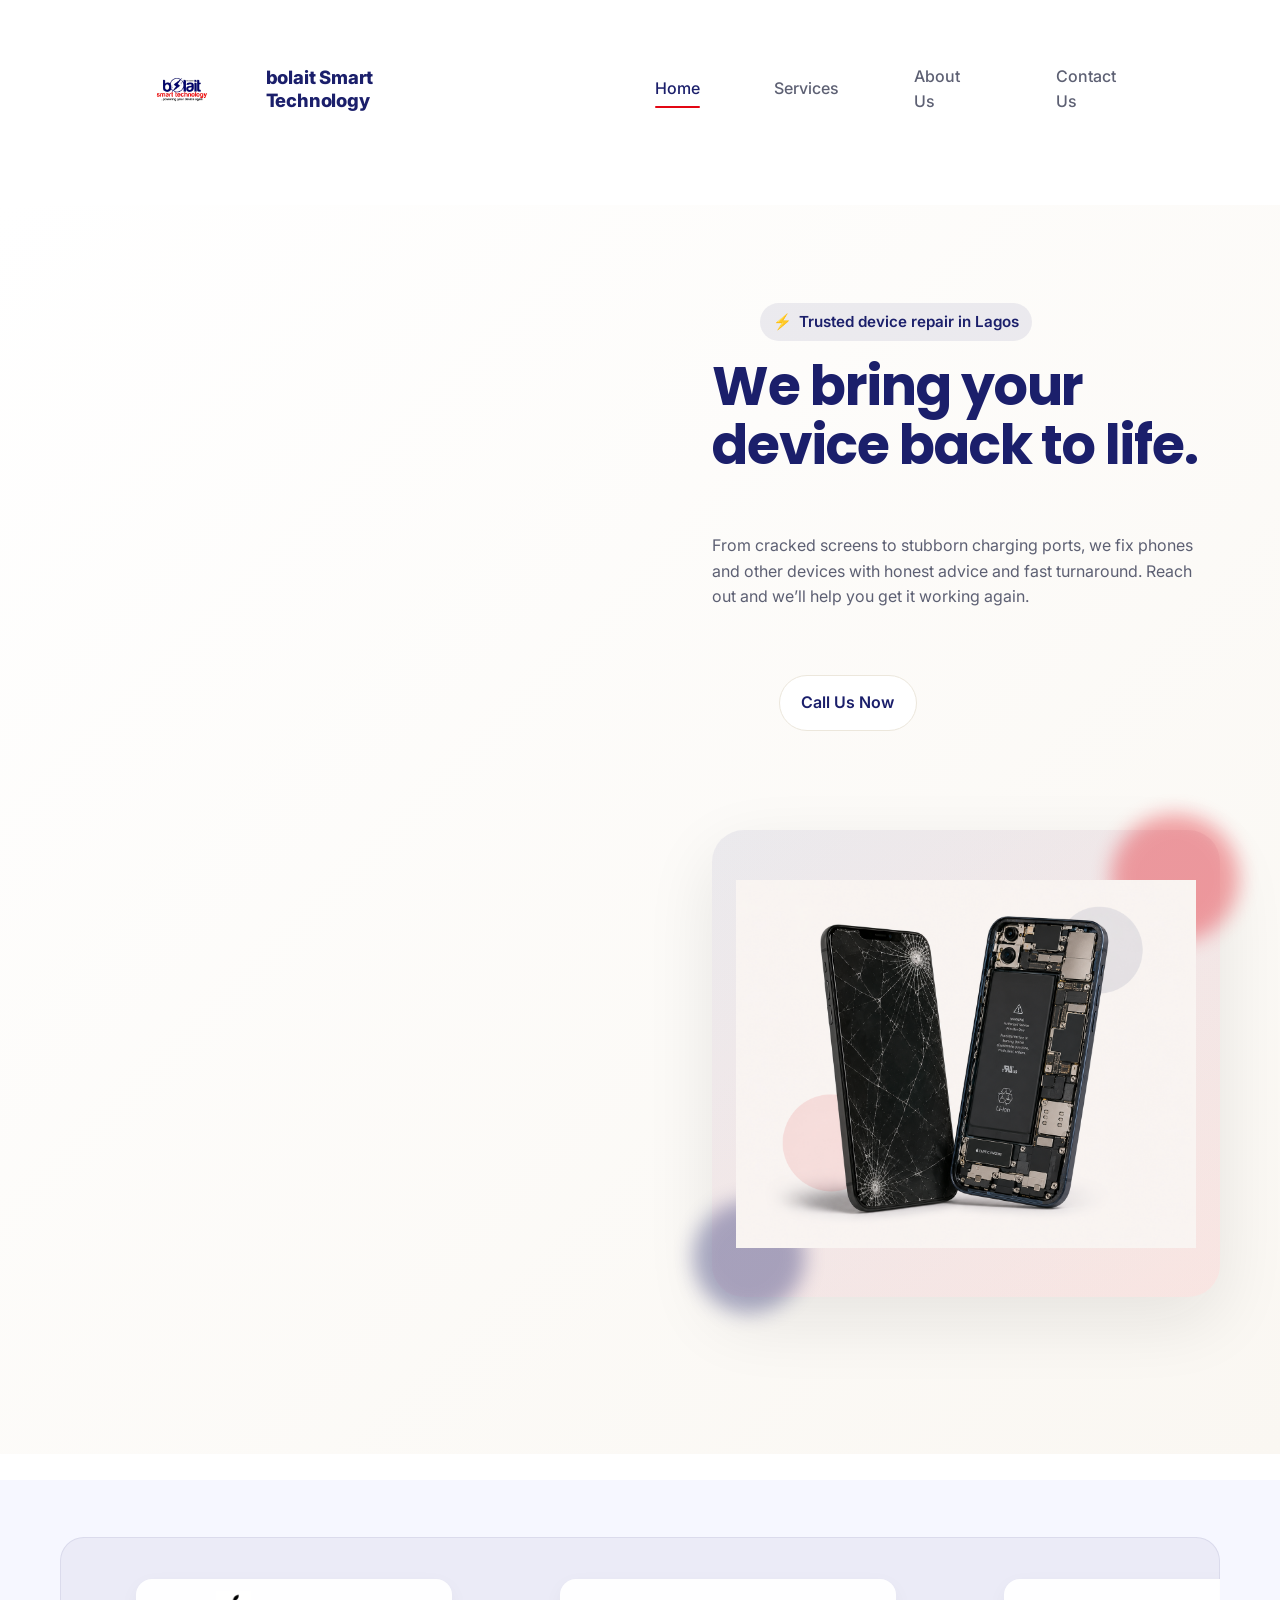
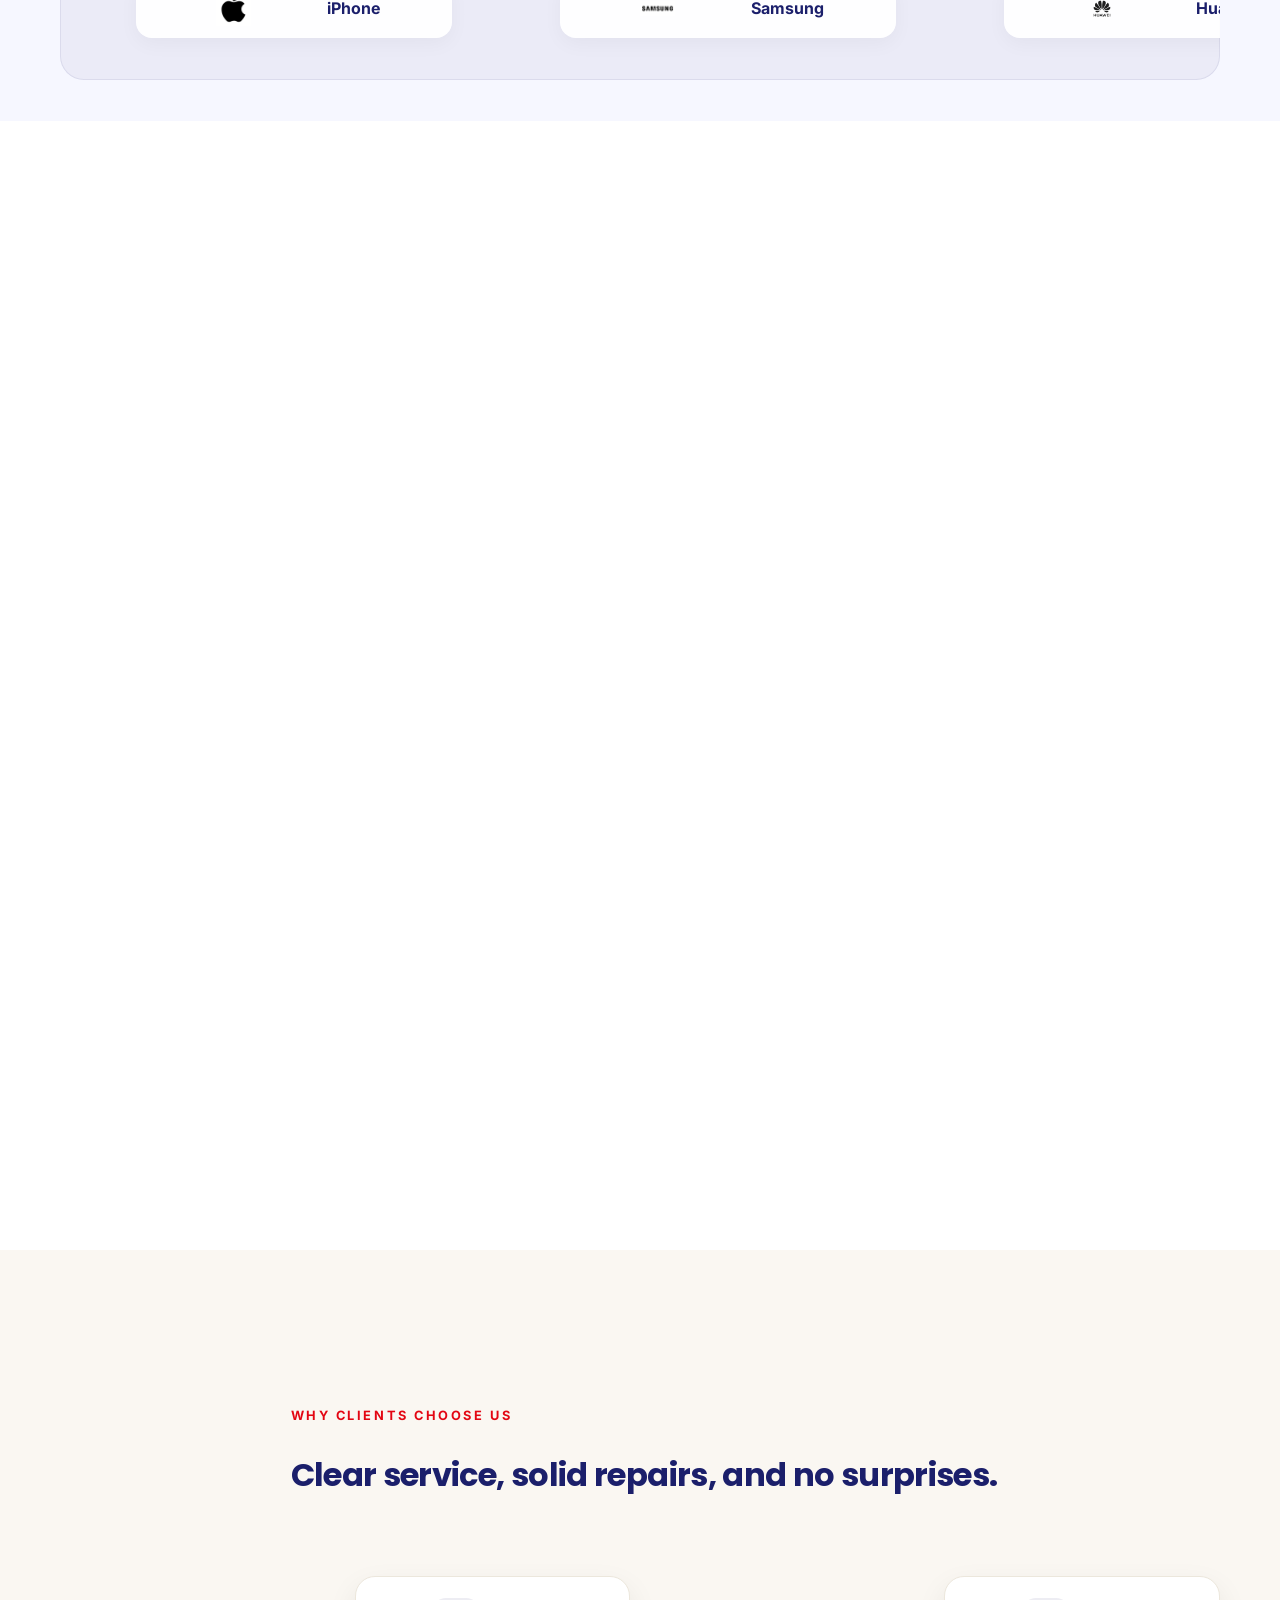
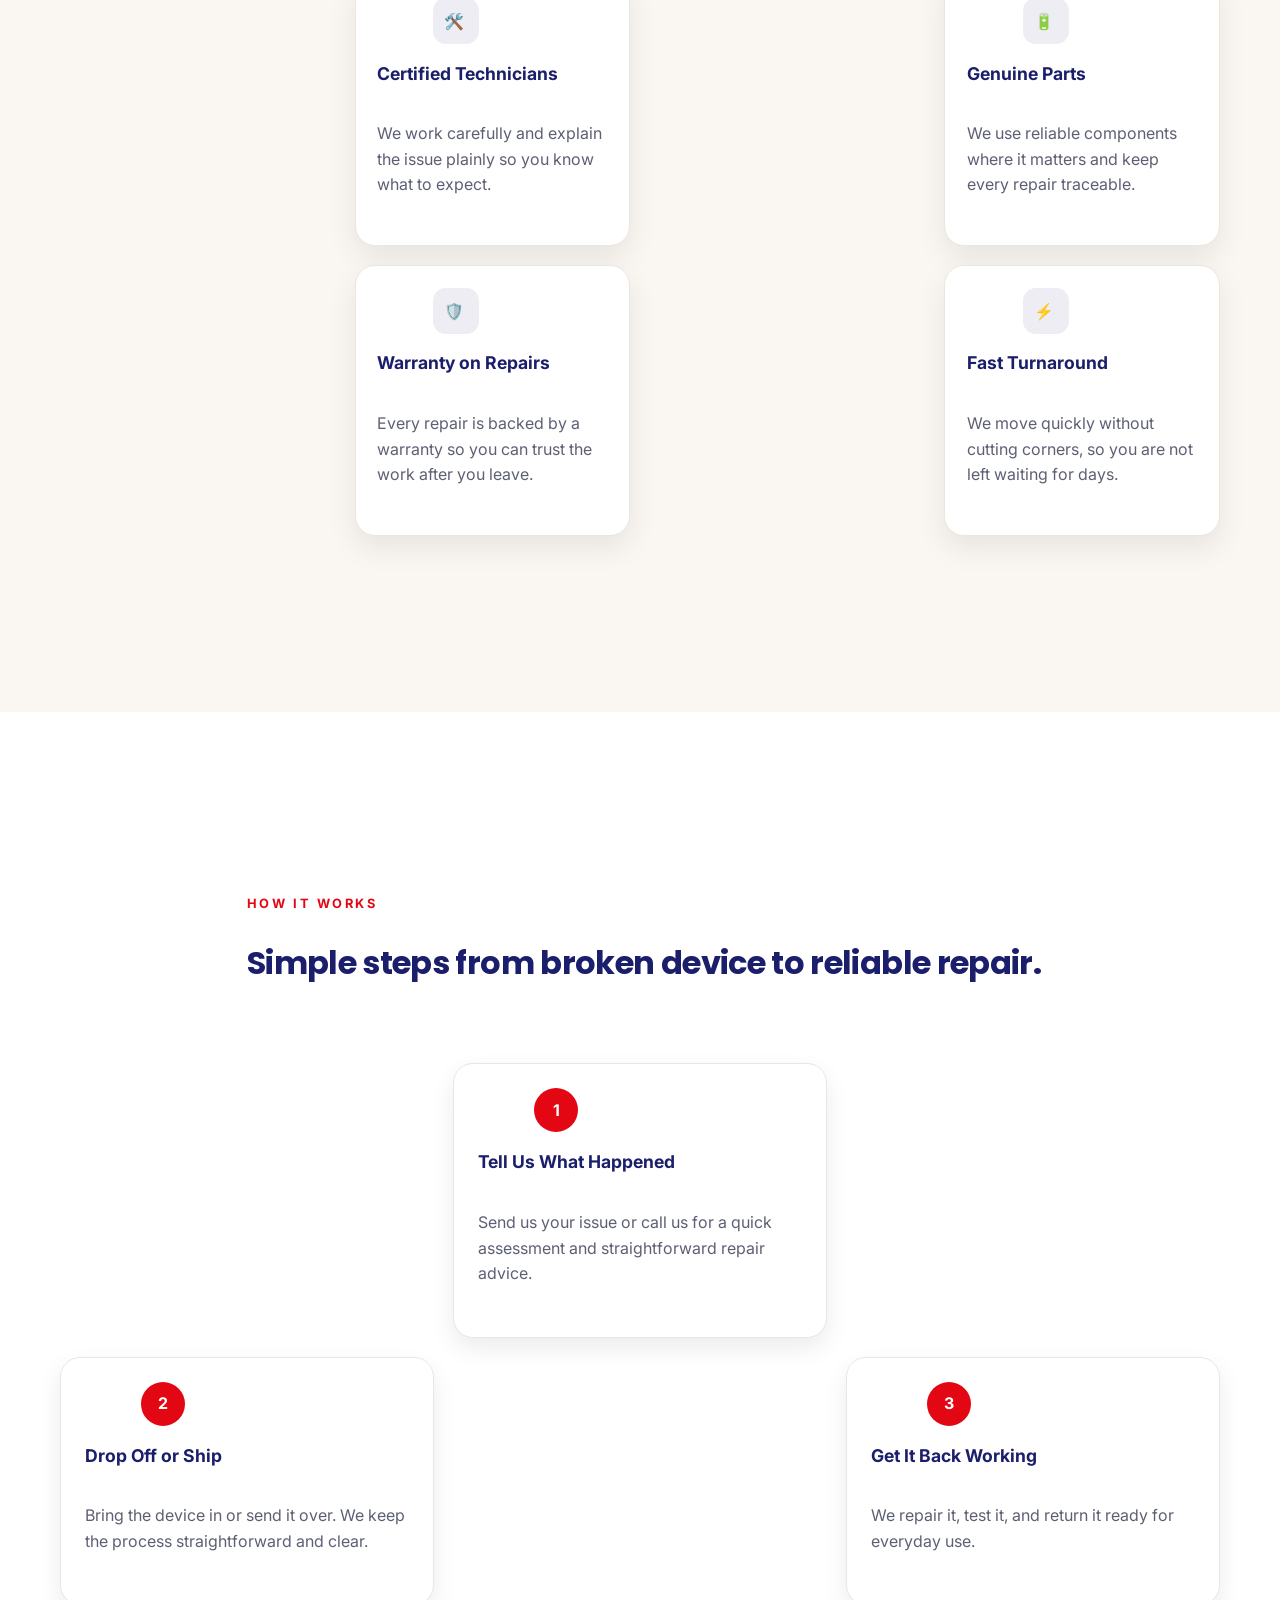
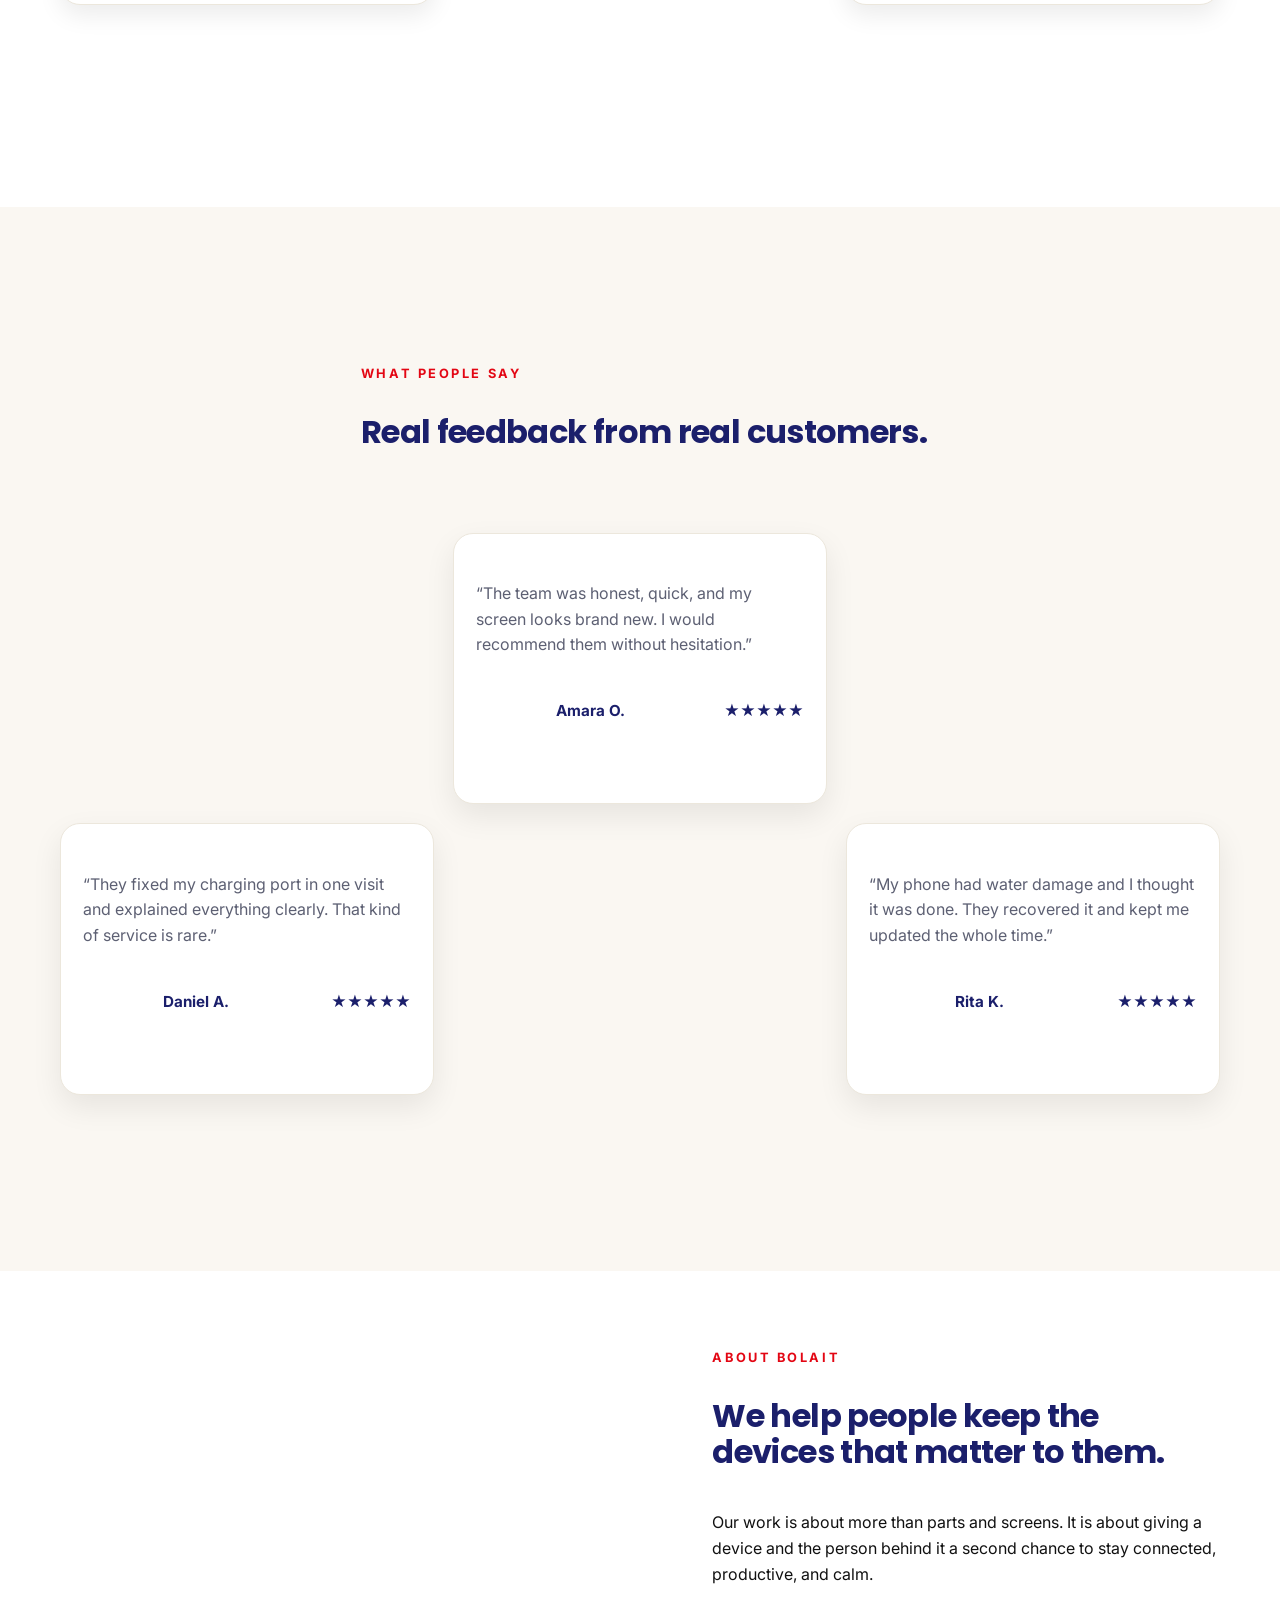
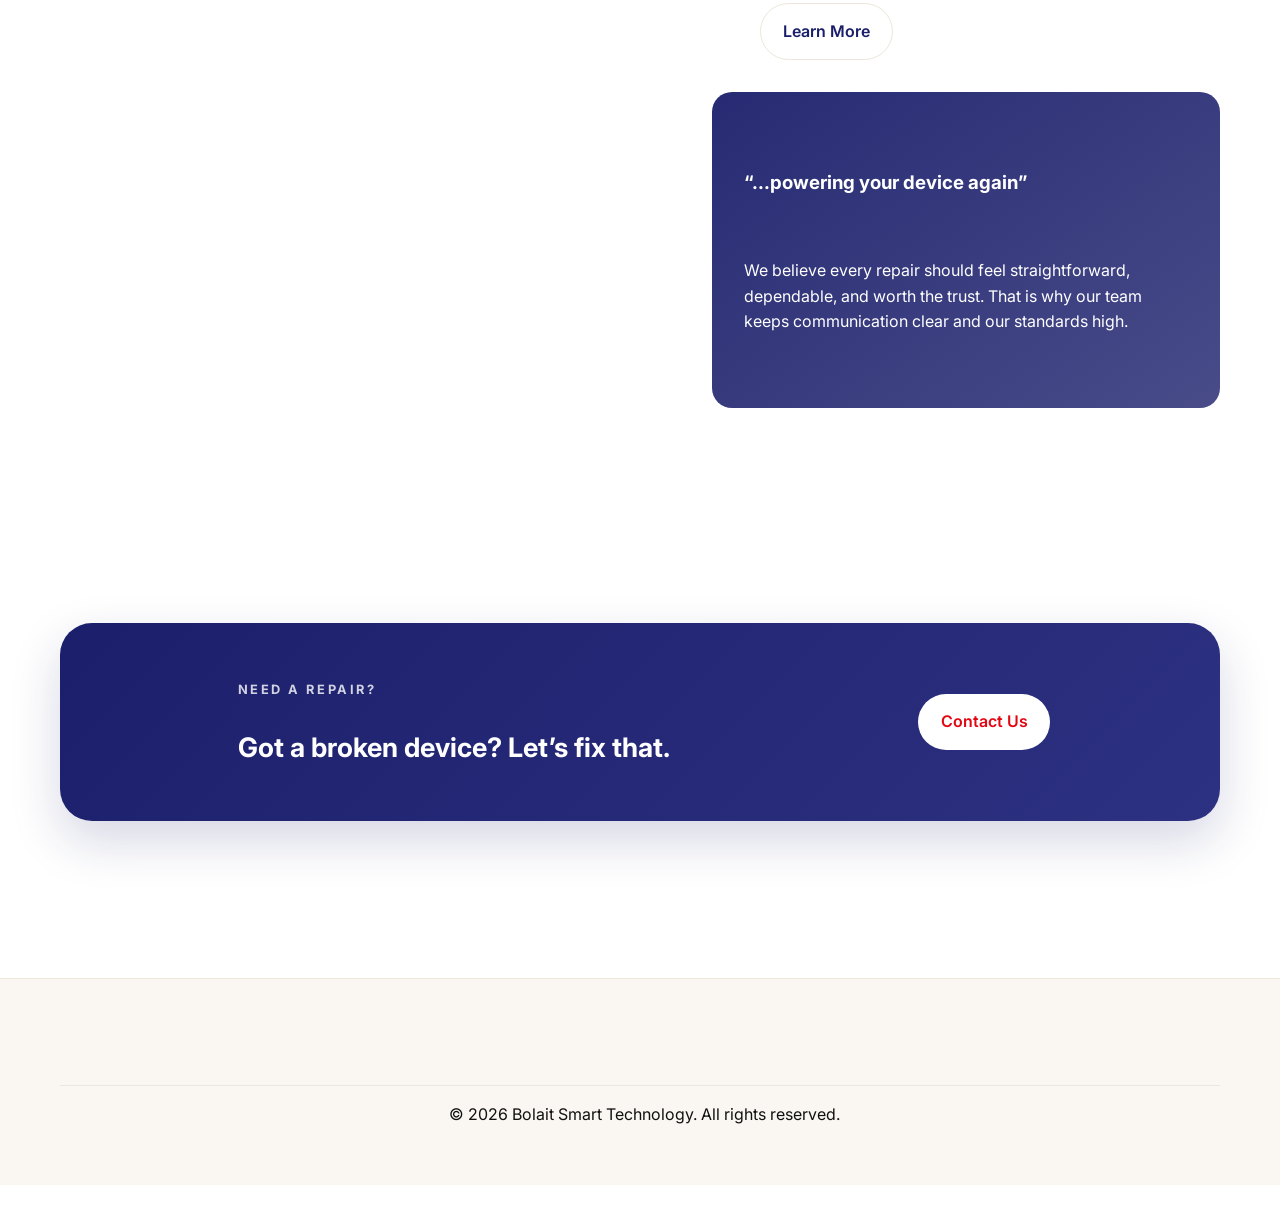
<file: index.html>
‎<!DOCTYPE html>
‎<html lang="en">
‎  <head>
‎    <meta charset="UTF-8" />
‎    <meta name="viewport" content="width=device-width, initial-scale=1.0" />
‎    <title>Bolait Smart Technology | Phone & Device Repair in Lagos</title>
‎    <meta name="description" content="Fast, honest phone and device repair in Lagos. Screen repair, battery replacement, water damage recovery, charging port fixes and more — contact us to get your device working again." />
‎    <link rel="preconnect" href="https://fonts.googleapis.com" />
‎    <link rel="preconnect" href="https://fonts.gstatic.com" crossorigin />
‎    <link href="https://fonts.googleapis.com/css2?family=Inter:wght@400;500;600&family=Poppins:wght@600;700;800&display=swap" rel="stylesheet" />
‎    <link rel="stylesheet" href="css/style.css" />
‎    <link rel="shortcut icon" href="assets/images/logo.png" type="image/png" />
‎  </head>
‎  <body>
‎    <header class="site-header" id="top">
‎      <div class="container nav-wrap">
‎        <a class="brand" href="index.html" aria-label="bolait Smart Technology home">
‎          <img src="assets/images/logo.png" alt="bolait Smart Technology logo" />
‎          <span>bolait Smart Technology</span>
‎        </a>
‎        <button class="nav-toggle" type="button" aria-expanded="false" aria-controls="site-nav" aria-label="Toggle navigation">
‎          <span></span>
‎          <span></span>
‎          <span></span>
‎        </button>
‎        <nav class="site-nav" id="site-nav" aria-label="Primary navigation">
‎          <a href="index.html" class="active">Home</a>
‎          <a href="services.html">Services</a>
‎          <a href="about.html">About Us</a>
‎          <a href="contact.html">Contact Us</a>
‎        </nav>
‎      </div>
‎    </header>
‎
‎    <main>
‎      <section class="hero">
‎        <div class="container hero-grid">
‎          <div class="hero-copy reveal">
‎            <span class="eyebrow"><span class="eyebrow-icon">⚡</span> Trusted device repair in Lagos</span>
‎            <h1>We bring your device back to life.</h1>
‎            <p>From cracked screens to stubborn charging ports, we fix phones and other devices with honest advice and fast turnaround. Reach out and we’ll help you get it working again.</p>
‎            <div class="hero-actions">
‎              <a class="btn btn-secondary" href="tel:+2348101234567">Call Us Now</a>
‎            </div>
‎            <!-- trust badges removed per request -->
‎          </div>
‎          <div class="hero-visual reveal" aria-hidden="true">
‎            <div class="visual-shell">
‎              <div class="accent-orb accent-orb-red"></div>
‎              <img src="assets/images/crackedphone2.png" alt="Illustration of a phone being repaired" loading="eager" />
‎              <div class="accent-orb accent-orb-navy"></div>
‎            </div>
‎          </div>
‎        </div>
‎      </section>
‎
‎      <section class="brand-marquee">
‎        <div class="container marquee-shell" aria-label="Trusted phone brands we repair">
‎          <div class="marquee-track">
‎            <div class="marquee-item">
‎              <img src="assets/images/apple.png" alt="Apple logo" />
‎              <span>iPhone</span>
‎            </div>
‎            <div class="marquee-item">
‎              <img src="assets/images/samsung.jpg" alt="Samsung logo" />
‎              <span>Samsung</span>
‎            </div>
‎            <div class="marquee-item">
‎              <img src="assets/images/huawei.png" alt="Huawei logo" />
‎              <span>Huawei</span>
‎            </div>
‎            <div class="marquee-item">
‎              <img src="assets/images/tecno.webp" alt="Tecno logo" />
‎              <span>Tecno</span>
‎            </div>
‎            <div class="marquee-item">
‎              <img src="assets/images/apple.png" alt="Apple logo" />
‎              <span>iPhone</span>
‎            </div>
‎            <div class="marquee-item">
‎              <img src="assets/images/samsung.jpg" alt="Samsung logo" />
‎              <span>Samsung</span>
‎            </div>
‎            <div class="marquee-item">
‎              <img src="assets/images/huawei.png" alt="Huawei logo" />
‎              <span>Huawei</span>
‎            </div>
‎            <div class="marquee-item">
‎              <img src="assets/images/tecno.webp" alt="Tecno logo" />
‎              <span>Tecno</span>
‎            </div>
‎          </div>
‎        </div>
‎      </section>
‎
‎      <section class="section" id="services-preview">
‎        <div class="container">
‎          <div class="section-heading reveal">
‎            <div>
‎              <p class="section-kicker">Popular Repairs</p>
‎              <h2>Fast fixes for the issues that stop you in your tracks.</h2>
‎            </div>
‎            <a class="text-link" href="services.html">View All Services</a>
‎          </div>
‎          <div class="card-grid">
‎            <article class="card reveal">
‎              <h3>Screen Repair</h3>
‎              <p>Cracked, shattered, or display issues? We handle screen replacement carefully and quickly.</p>
‎            </article>
‎            <article class="card reveal">
‎              <h3>Battery Replacement</h3>
‎              <p>Battery draining too fast or swelling? We replace it with dependable parts and a clean install.</p>
‎            </article>
‎            <article class="card reveal">
‎              <h3>Water Damage Repair</h3>
‎              <p>We diagnose moisture damage early, clean the device properly, and help save what matters.</p>
‎            </article>
‎            <article class="card reveal">
‎              <h3>Charging Port Repair</h3>
‎              <p>Loose or dead charging ports are common. We inspect, clean, and repair the connection with care.</p>
‎            </article>
‎          </div>
‎        </div>
‎      </section>
‎
‎      <section class="section section-alt">
‎        <div class="container">
‎          <div class="section-heading reveal">
‎            <div>
‎              <p class="section-kicker">Why Clients Choose Us</p>
‎              <h2>Clear service, solid repairs, and no surprises.</h2>
‎            </div>
‎          </div>
‎          <div class="feature-grid">
‎            <article class="feature reveal">
‎              <div class="feature-icon"><span>🛠️</span></div>
‎              <h3>Certified Technicians</h3>
‎              <p>We work carefully and explain the issue plainly so you know what to expect.</p>
‎            </article>
‎            <article class="feature reveal">
‎              <div class="feature-icon"><span>🔋</span></div>
‎              <h3>Genuine Parts</h3>
‎              <p>We use reliable components where it matters and keep every repair traceable.</p>
‎            </article>
‎            <article class="feature reveal">
‎              <div class="feature-icon"><span>🛡️</span></div>
‎              <h3>Warranty on Repairs</h3>
‎              <p>Every repair is backed by a warranty so you can trust the work after you leave.</p>
‎            </article>
‎            <article class="feature reveal">
‎              <div class="feature-icon"><span>⚡</span></div>
‎              <h3>Fast Turnaround</h3>
‎              <p>We move quickly without cutting corners, so you are not left waiting for days.</p>
‎            </article>
‎          </div>
‎        </div>
‎      </section>
‎
‎      <section class="section">
‎        <div class="container">
‎          <div class="section-heading reveal">
‎            <div>
‎              <p class="section-kicker">How It Works</p>
‎              <h2>Simple steps from broken device to reliable repair.</h2>
‎            </div>
‎          </div>
‎          <div class="steps-grid">
‎            <article class="step reveal">
‎              <div class="step-number">1</div>
‎              <h3>Tell Us What Happened</h3>
‎              <p>Send us your issue or call us for a quick assessment and straightforward repair advice.</p>
‎            </article>
‎            <article class="step reveal">
‎              <div class="step-number">2</div>
‎              <h3>Drop Off or Ship</h3>
‎              <p>Bring the device in or send it over. We keep the process straightforward and clear.</p>
‎            </article>
‎            <article class="step reveal">
‎              <div class="step-number">3</div>
‎              <h3>Get It Back Working</h3>
‎              <p>We repair it, test it, and return it ready for everyday use.</p>
‎            </article>
‎          </div>
‎        </div>
‎      </section>
‎
‎      <section class="section section-alt">
‎        <div class="container">
‎          <div class="section-heading reveal">
‎            <div>
‎              <p class="section-kicker">What People Say</p>
‎              <h2>Real feedback from real customers.</h2>
‎            </div>
‎          </div>
‎          <div class="testimonial-grid">
‎            <article class="testimonial reveal">
‎              <p>“The team was honest, quick, and my screen looks brand new. I would recommend them without hesitation.”</p>
‎              <div class="testimonial-meta">
‎                <strong>Amara O.</strong>
‎                <span>★★★★★</span>
‎              </div>
‎            </article>
‎            <article class="testimonial reveal">
‎              <p>“They fixed my charging port in one visit and explained everything clearly. That kind of service is rare.”</p>
‎              <div class="testimonial-meta">
‎                <strong>Daniel A.</strong>
‎                <span>★★★★★</span>
‎              </div>
‎            </article>
‎            <article class="testimonial reveal">
‎              <p>“My phone had water damage and I thought it was done. They recovered it and kept me updated the whole time.”</p>
‎              <div class="testimonial-meta">
‎                <strong>Rita K.</strong>
‎                <span>★★★★★</span>
‎              </div>
‎            </article>
‎          </div>
‎        </div>
‎      </section>
‎
‎      <section class="section about-preview">
‎        <div class="container about-preview-grid">
‎          <div class="reveal">
‎            <p class="section-kicker">About Bolait</p>
‎            <h2>We help people keep the devices that matter to them.</h2>
‎            <p>Our work is about more than parts and screens. It is about giving a device and the person behind it a second chance to stay connected, productive, and calm.</p>
‎            <a class="btn btn-secondary" href="about.html">Learn More</a>
‎          </div>
‎          <div class="about-preview-card reveal">
‎            <h3>“...powering your device again”</h3>
‎            <p>We believe every repair should feel straightforward, dependable, and worth the trust. That is why our team keeps communication clear and our standards high.</p>
‎          </div>
‎        </div>
‎      </section>
‎
‎      <section class="cta-banner">
‎        <div class="container cta-banner-inner">
‎          <div>
‎            <p class="section-kicker section-kicker-light">Need a repair?</p>
‎            <h2>Got a broken device? Let’s fix that.</h2>
‎          </div>
‎          <a class="btn btn-primary btn-light" href="contact.html">Contact Us</a>
‎        </div>
‎      </section>
‎    </main>
‎
‎    <footer class="site-footer">
‎      <div class="container footer-bottom">
‎        <p>© <span id="year"></span> Bolait Smart Technology. All rights reserved.</p>
‎      </div>
‎    </footer>
‎
‎    <script src="js/main.js"></script>
‎  </body>
‎</html>
‎
</file>
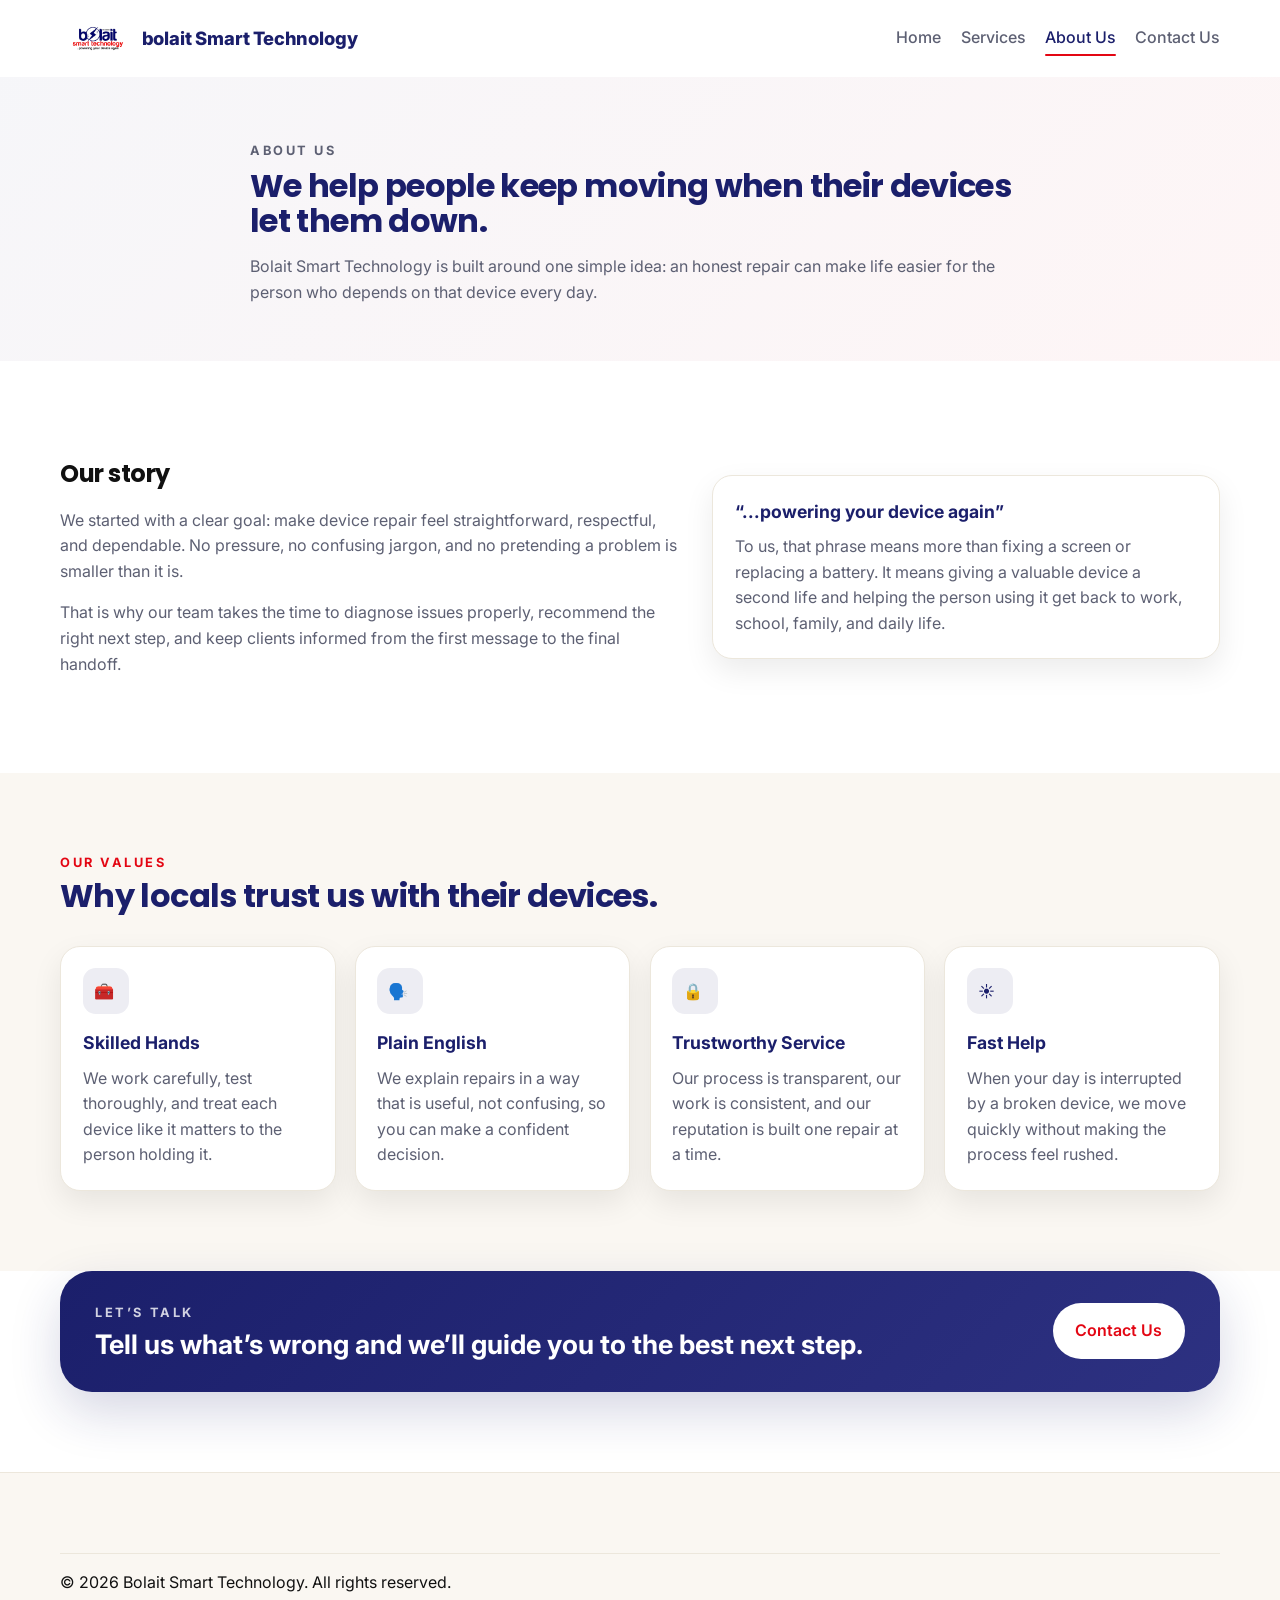
<file: about.html>
<!DOCTYPE html>
<html lang="en">
  <head>
    <meta charset="UTF-8" />
    <meta name="viewport" content="width=device-width, initial-scale=1.0" />
    <title>About Us | Bolait Smart Technology</title>
    <meta name="description" content="Learn more about Bolait Smart Technology, our approach to repair, and why we are trusted in Lagos for honest, dependable device service." />
    <link rel="preconnect" href="https://fonts.googleapis.com" />
    <link rel="preconnect" href="https://fonts.gstatic.com" crossorigin />
    <link href="https://fonts.googleapis.com/css2?family=Inter:wght@400;500;600&family=Poppins:wght@600;700;800&display=swap" rel="stylesheet" />
    <link rel="stylesheet" href="css/style.css" />
    <link rel="shortcut icon" href="assets/images/logo.png" type="image/png" />
  </head>
  <body>
    <header class="site-header" id="top">
      <div class="container nav-wrap">
        <a class="brand" href="index.html" aria-label="bolait Smart Technology home">
          <img src="assets/images/logo.png" alt="bolait Smart Technology logo" />
          <span>bolait Smart Technology</span>
        </a>
        <button class="nav-toggle" type="button" aria-expanded="false" aria-controls="site-nav" aria-label="Toggle navigation">
          <span></span>
          <span></span>
          <span></span>
        </button>
        <nav class="site-nav" id="site-nav" aria-label="Primary navigation">
          <a href="index.html">Home</a>
          <a href="services.html">Services</a>
          <a href="about.html" class="active">About Us</a>
          <a href="contact.html">Contact Us</a>
        </nav>
      </div>
    </header>

    <main>
      <section class="page-banner">
        <div class="container page-banner-inner reveal">
          <p class="section-kicker">About Us</p>
          <h1>We help people keep moving when their devices let them down.</h1>
          <p>Bolait Smart Technology is built around one simple idea: an honest repair can make life easier for the person who depends on that device every day.</p>
        </div>
      </section>

      <section class="section">
        <div class="container about-story-grid">
          <div class="reveal">
            <h2>Our story</h2>
            <p>We started with a clear goal: make device repair feel straightforward, respectful, and dependable. No pressure, no confusing jargon, and no pretending a problem is smaller than it is.</p>
            <p>That is why our team takes the time to diagnose issues properly, recommend the right next step, and keep clients informed from the first message to the final handoff.</p>
          </div>
          <div class="about-card reveal">
            <h3>“...powering your device again”</h3>
            <p>To us, that phrase means more than fixing a screen or replacing a battery. It means giving a valuable device a second life and helping the person using it get back to work, school, family, and daily life.</p>
          </div>
        </div>
      </section>

      <section class="section section-alt">
        <div class="container">
          <div class="section-heading reveal">
            <div>
              <p class="section-kicker">Our Values</p>
              <h2>Why locals trust us with their devices.</h2>
            </div>
          </div>
          <div class="feature-grid">
            <article class="feature reveal">
              <div class="feature-icon"><span>🧰</span></div>
              <h3>Skilled Hands</h3>
              <p>We work carefully, test thoroughly, and treat each device like it matters to the person holding it.</p>
            </article>
            <article class="feature reveal">
              <div class="feature-icon"><span>🗣️</span></div>
              <h3>Plain English</h3>
              <p>We explain repairs in a way that is useful, not confusing, so you can make a confident decision.</p>
            </article>
            <article class="feature reveal">
              <div class="feature-icon"><span>🔒</span></div>
              <h3>Trustworthy Service</h3>
              <p>Our process is transparent, our work is consistent, and our reputation is built one repair at a time.</p>
            </article>
            <article class="feature reveal">
              <div class="feature-icon"><span>☀️</span></div>
              <h3>Fast Help</h3>
              <p>When your day is interrupted by a broken device, we move quickly without making the process feel rushed.</p>
            </article>
          </div>
        </div>
      </section>

      <section class="cta-banner">
        <div class="container cta-banner-inner">
          <div>
            <p class="section-kicker section-kicker-light">Let’s talk</p>
            <h2>Tell us what’s wrong and we’ll guide you to the best next step.</h2>
          </div>
          <a class="btn btn-primary btn-light" href="contact.html">Contact Us</a>
        </div>
      </section>
    </main>

    <footer class="site-footer">
      <div class="container footer-bottom">
        <p>© <span id="year"></span> Bolait Smart Technology. All rights reserved.</p>
      </div>
    </footer>

    <script src="js/main.js"></script>
  </body>
</html>
</file>
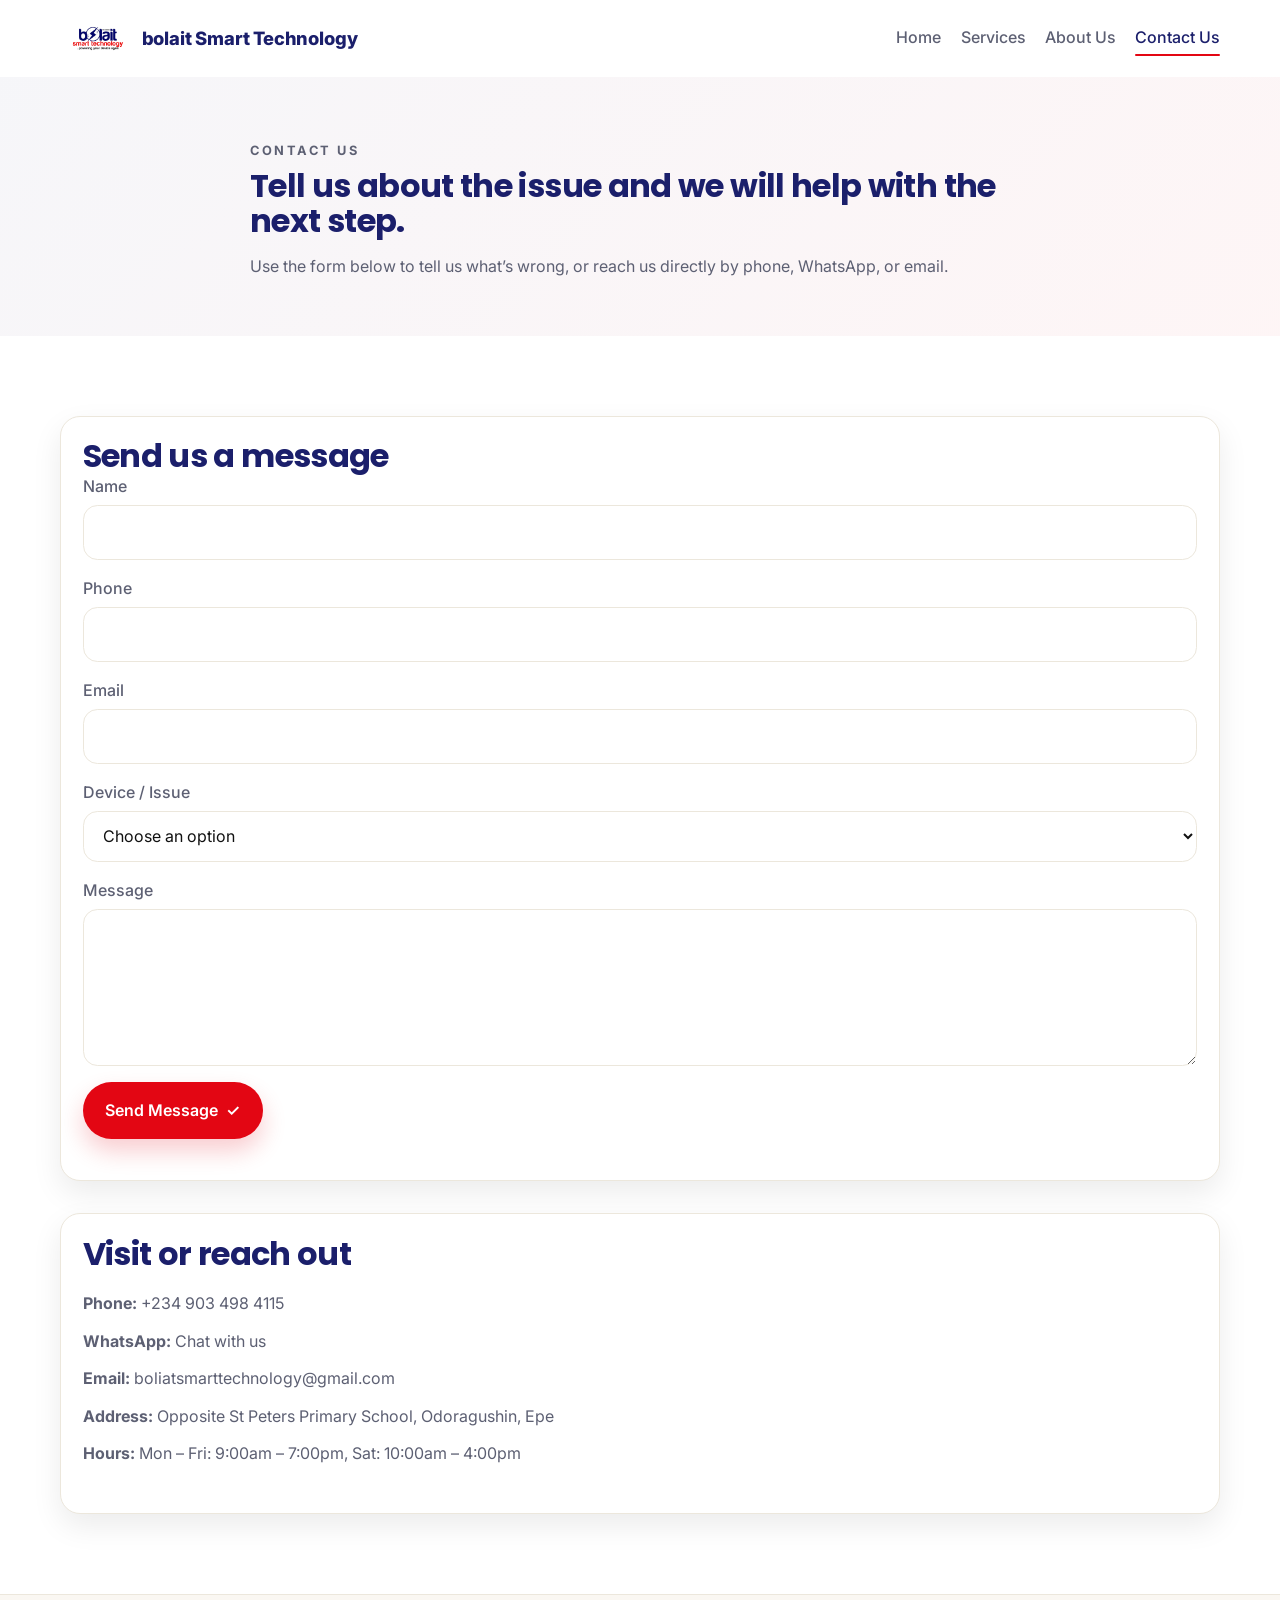
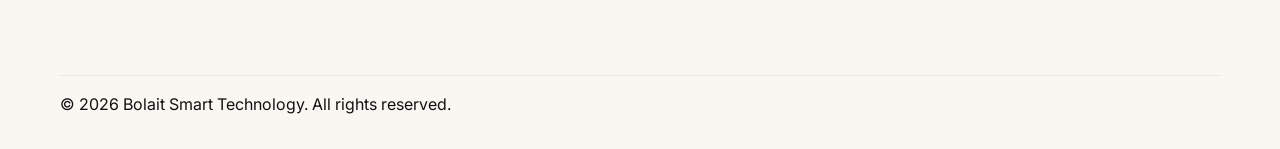
<file: contact.html>
<!DOCTYPE html>
<html lang="en">
  <head>
    <meta charset="UTF-8" />
    <meta name="viewport" content="width=device-width, initial-scale=1.0" />
    <title>Contact Us | Bolait Smart Technology</title>
    <meta name="description" content="Get in touch with Bolait Smart Technology for device repair in Lagos." />
    <link rel="preconnect" href="https://fonts.googleapis.com" />
    <link rel="preconnect" href="https://fonts.gstatic.com" crossorigin />
    <link href="https://fonts.googleapis.com/css2?family=Inter:wght@400;500;600&family=Poppins:wght@600;700;800&display=swap" rel="stylesheet" />
    <link rel="stylesheet" href="css/style.css" />
    <link rel="shortcut icon" href="assets/images/logo.png" type="image/png" />
  </head>
  <body>
    <header class="site-header" id="top">
      <div class="container nav-wrap">
        <a class="brand" href="index.html" aria-label="bolait Smart Technology home">
          <img src="assets/images/logo.png" alt="bolait Smart Technology logo" />
          <span>bolait Smart Technology</span>
        </a>
        <button class="nav-toggle" type="button" aria-expanded="false" aria-controls="site-nav" aria-label="Toggle navigation">
          <span></span>
          <span></span>
          <span></span>
        </button>
        <nav class="site-nav" id="site-nav" aria-label="Primary navigation">
          <a href="index.html">Home</a>
          <a href="services.html">Services</a>
          <a href="about.html">About Us</a>
          <a href="contact.html" class="active">Contact Us</a>
        </nav>
      </div>
    </header>

    <main>
      <section class="page-banner">
        <div class="container page-banner-inner reveal">
          <p class="section-kicker">Contact Us</p>
          <h1>Tell us about the issue and we will help with the next step.</h1>
          <p>Use the form below to tell us what’s wrong, or reach us directly by phone, WhatsApp, or email.</p>
        </div>
      </section>

      <section class="section">
        <div class="container contact-grid">
          <div class="contact-card reveal">
            <h2>Send us a message</h2>
            <form id="contactForm" action="https://formsubmit.co/samolaitana@gmail.com" method="POST">
              <input type="hidden" name="_subject" value="New website enquiry - Bolait Smart Technology" />
              <input type="hidden" name="_template" value="table" />
              <input type="hidden" name="_captcha" value="false" />
              <div class="form-row">
                <label for="name">Name</label>
                <input id="name" name="name" type="text" required />
              </div>
              <div class="form-row">
                <label for="phone">Phone</label>
                <input id="phone" name="phone" type="tel" required />
              </div>
              <div class="form-row">
                <label for="email">Email</label>
                <input id="email" name="email" type="email" autocomplete="email" required />
              </div>
              <div class="form-row">
                <label for="device">Device / Issue</label>
                <select id="device" name="device" required>
                  <option value="">Choose an option</option>
                  <option>Screen Repair</option>
                  <option>Battery Replacement</option>
                  <option>Water Damage Repair</option>
                  <option>Charging Port Repair</option>
                  <option>Camera Repair</option>
                  <option>Data Recovery / Software Issue</option>
                  <option>Other</option>
                </select>
              </div>
              <div class="form-row">
                <label for="message">Message</label>
                <textarea id="message" name="message" rows="5" required></textarea>
              </div>
              <button class="btn btn-primary submit-button" type="submit">
                <span class="submit-label">Send Message</span>
                <span class="submit-check" aria-hidden="true">✓</span>
              </button>
              <p class="form-status" id="formStatus" role="status" aria-live="polite"></p>
            </form>
          </div>
          <div class="contact-details reveal">
            <h2>Visit or reach out</h2>
            <ul class="detail-list">
              <li><strong>Phone:</strong> <a href="tel:+2349034984115">+234 903 498 4115</a></li>
              <li><strong>WhatsApp:</strong> <a href="https://wa.me/2349034984115" target="_blank" rel="noreferrer">Chat with us</a></li>
              <li><strong>Email:</strong> <a href="mailto:boliatsmarttechnology@gmail.com">boliatsmarttechnology@gmail.com</a></li>
              <li><strong>Address:</strong> Opposite St Peters Primary School, Odoragushin, Epe</li>
              <li><strong>Hours:</strong> Mon – Fri: 9:00am – 7:00pm, Sat: 10:00am – 4:00pm</li>
            </ul>
          </div>
        </div>
      </section>
    </main>

    <footer class="site-footer">
      <div class="container footer-bottom">
        <p>© <span id="year"></span> Bolait Smart Technology. All rights reserved.</p>
      </div>
    </footer>

    <script src="js/main.js"></script>
  </body>
</html>
</file>
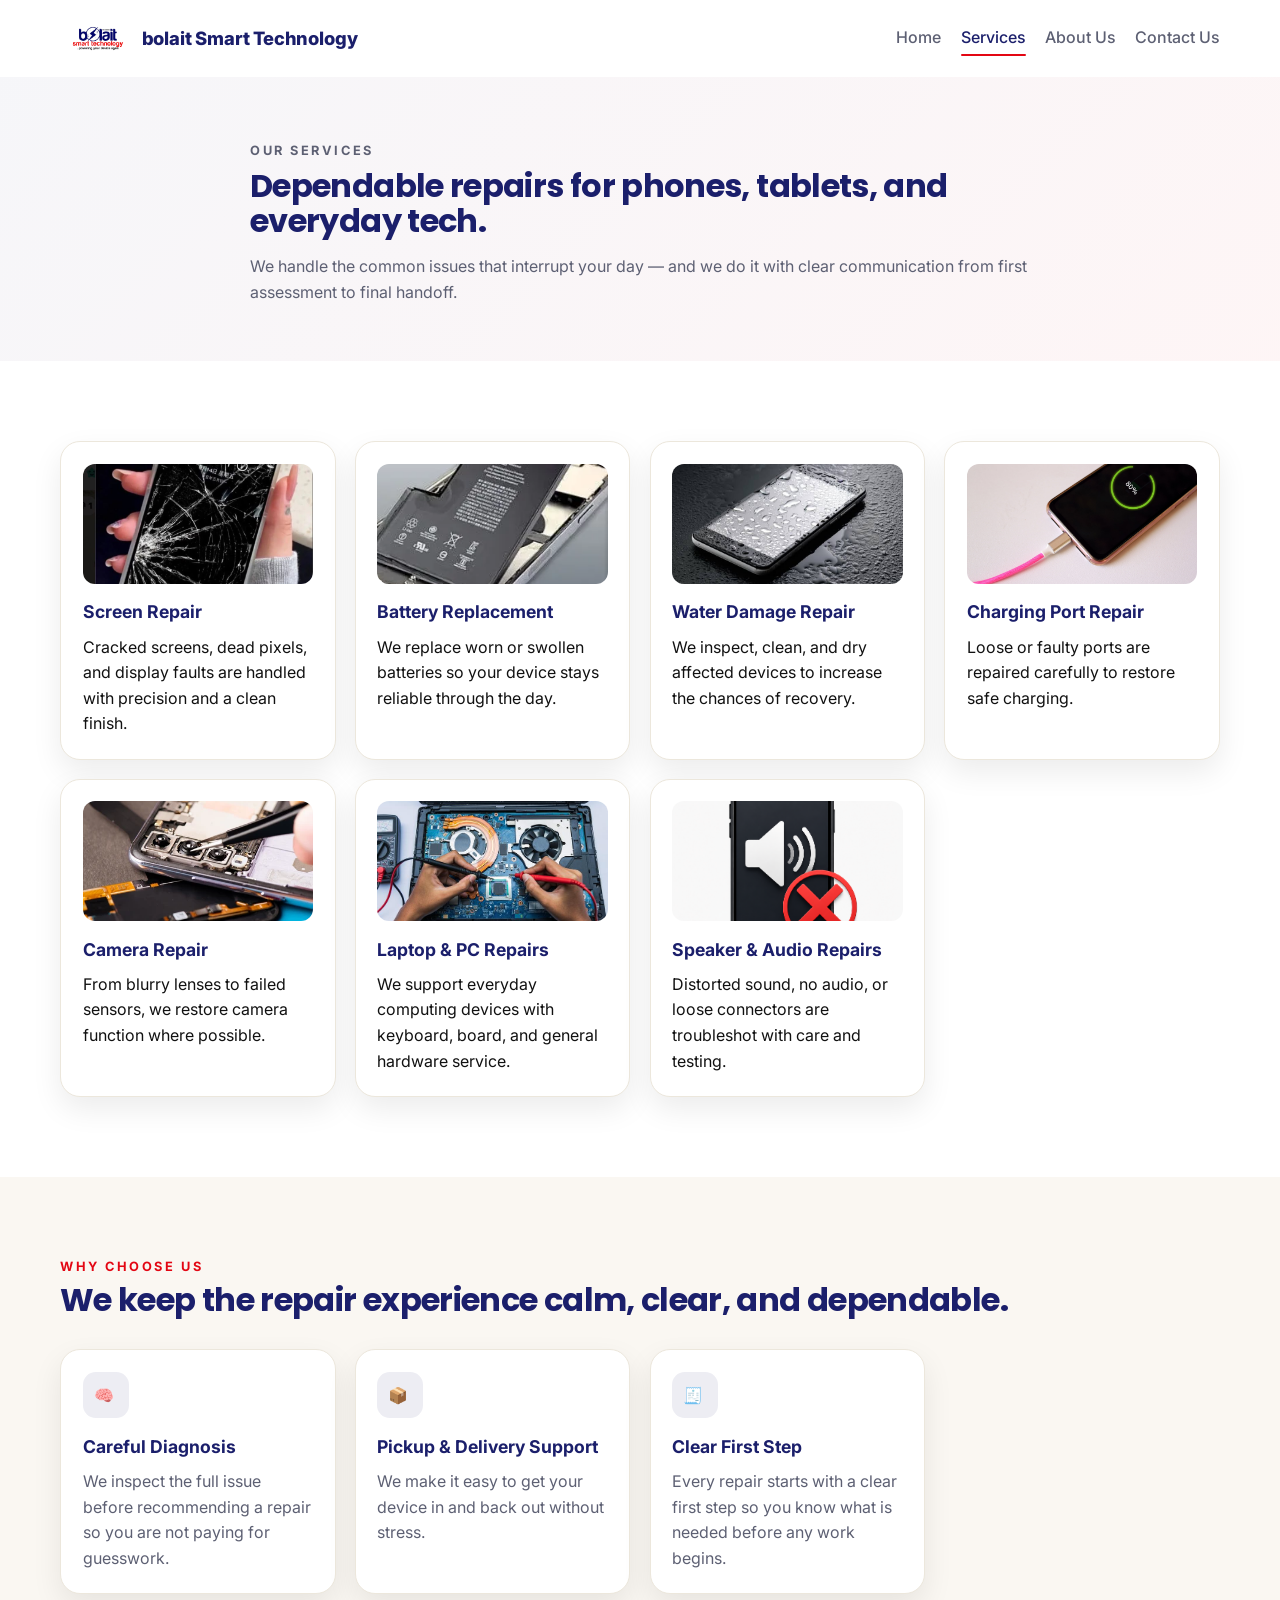
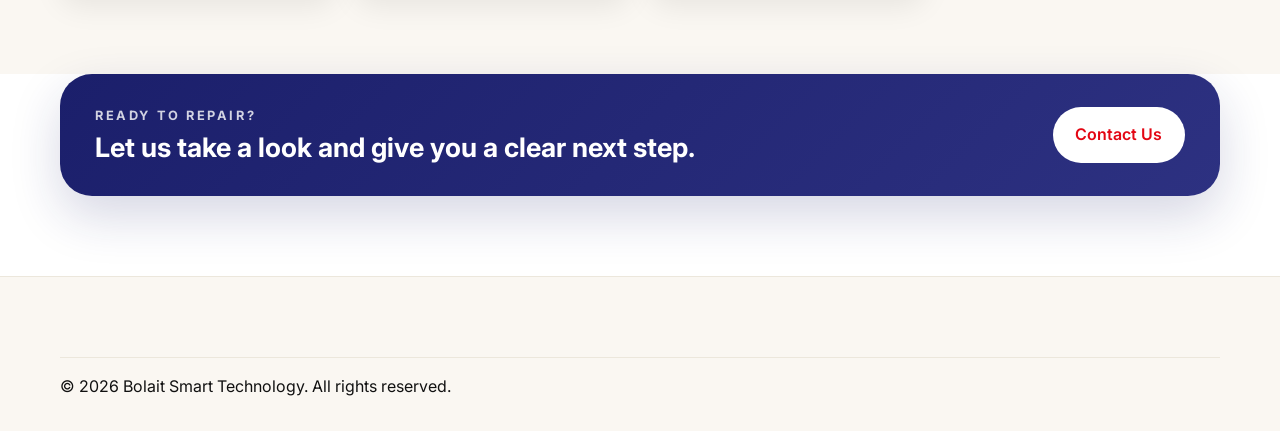
<file: services.html>
<!DOCTYPE html>
<html lang="en">
  <head>
    <meta charset="UTF-8" />
    <meta name="viewport" content="width=device-width, initial-scale=1.0" />
    <title>Services | Bolait Smart Technology</title>
    <meta name="description" content="Explore repair services for phones, tablets, laptops, and more at Bolait Smart Technology." />
    <link rel="preconnect" href="https://fonts.googleapis.com" />
    <link rel="preconnect" href="https://fonts.gstatic.com" crossorigin />
    <link href="https://fonts.googleapis.com/css2?family=Inter:wght@400;500;600&family=Poppins:wght@600;700;800&display=swap" rel="stylesheet" />
    <link rel="stylesheet" href="css/style.css" />
    <link rel="shortcut icon" href="assets/images/logo.png" type="image/png" />
  </head>
  <body>
    <header class="site-header" id="top">
      <div class="container nav-wrap">
        <a class="brand" href="index.html" aria-label="bolait Smart Technology home">
          <img src="assets/images/logo.png" alt="bolait Smart Technology logo" />
          <span>bolait Smart Technology</span>
        </a>
        <button class="nav-toggle" type="button" aria-expanded="false" aria-controls="site-nav" aria-label="Toggle navigation">
          <span></span>
          <span></span>
          <span></span>
        </button>
        <nav class="site-nav" id="site-nav" aria-label="Primary navigation">
          <a href="index.html">Home</a>
          <a href="services.html" class="active">Services</a>
          <a href="about.html">About Us</a>
          <a href="contact.html">Contact Us</a>
        </nav>
      </div>
    </header>

    <main>
      <section class="page-banner">
        <div class="container page-banner-inner reveal">
          <p class="section-kicker">Our Services</p>
          <h1>Dependable repairs for phones, tablets, and everyday tech.</h1>
          <p>We handle the common issues that interrupt your day — and we do it with clear communication from first assessment to final handoff.</p>
        </div>
      </section>

      <section class="section">
        <div class="container">
          <div class="card-grid">
            <article class="card reveal">
              <img class="card-media" src="assets/images/damaged-phone-screen.jpg" alt="Cracked phone screen" loading="lazy" />
              <h3>Screen Repair</h3>
              <p>Cracked screens, dead pixels, and display faults are handled with precision and a clean finish.</p>
            </article>
            <article class="card reveal">
              <img class="card-media" src="assets/images/battery%20replacement.webp" alt="Battery replacement service" loading="lazy" />
              <h3>Battery Replacement</h3>
              <p>We replace worn or swollen batteries so your device stays reliable through the day.</p>
            </article>
            <article class="card reveal">
              <img class="card-media" src="assets/images/phonewater.jpg" alt="Water damaged phone" loading="lazy" />
              <h3>Water Damage Repair</h3>
              <p>We inspect, clean, and dry affected devices to increase the chances of recovery.</p>
            </article>
            <article class="card reveal">
              <img class="card-media" src="assets/images/chargingport%20repair.jpg" alt="Charging port repair" loading="lazy" />
              <h3>Charging Port Repair</h3>
              <p>Loose or faulty ports are repaired carefully to restore safe charging.</p>
            </article>
            <article class="card reveal">
              <img class="card-media" src="assets/images/phone%20-camera.webp" alt="Phone camera repair" loading="lazy" />
              <h3>Camera Repair</h3>
              <p>From blurry lenses to failed sensors, we restore camera function where possible.</p>
            </article>
          
            <article class="card reveal">
              <img class="card-media" src="assets/images/laptop%20repair.jpg" alt="Laptop repair" loading="lazy" />
              <h3>Laptop & PC Repairs</h3>
              <p>We support everyday computing devices with keyboard, board, and general hardware service.</p>
            </article>
            <article class="card reveal">
              <img class="card-media" src="assets/images/speaker-problem.png" alt="Speaker and audio repair" loading="lazy" />
              <h3>Speaker & Audio Repairs</h3>
              <p>Distorted sound, no audio, or loose connectors are troubleshot with care and testing.</p>
            </article>
          </div>
        </div>
      </section>

      <section class="section section-alt">
        <div class="container">
          <div class="section-heading reveal">
            <div>
              <p class="section-kicker">Why Choose Us</p>
              <h2>We keep the repair experience calm, clear, and dependable.</h2>
            </div>
          </div>
          <div class="feature-grid">
            <article class="feature reveal">
              <div class="feature-icon"><span>🧠</span></div>
              <h3>Careful Diagnosis</h3>
              <p>We inspect the full issue before recommending a repair so you are not paying for guesswork.</p>
            </article>
            
            <article class="feature reveal">
              <div class="feature-icon"><span>📦</span></div>
              <h3>Pickup & Delivery Support</h3>
              <p>We make it easy to get your device in and back out without stress.</p>
            </article>
            <article class="feature reveal">
              <div class="feature-icon"><span>🧾</span></div>
              <h3>Clear First Step</h3>
              <p>Every repair starts with a clear first step so you know what is needed before any work begins.</p>
            </article>
          </div>
        </div>
      </section>

      <section class="cta-banner">
        <div class="container cta-banner-inner">
          <div>
            <p class="section-kicker section-kicker-light">Ready to repair?</p>
            <h2>Let us take a look and give you a clear next step.</h2>
          </div>
          <a class="btn btn-primary btn-light" href="contact.html">Contact Us</a>
        </div>
      </section>
    </main>

    <footer class="site-footer">
      <div class="container footer-bottom">
        <p>© <span id="year"></span> Bolait Smart Technology. All rights reserved.</p>
      </div>
    </footer>

    <script src="js/main.js"></script>
  </body>
</html>
</file>
<file: css/style.css>
:root {
  --color-navy: #1b1f6b;
  --color-red: #e30613;
  --color-black: #111111;
  --color-white: #ffffff;
  --color-cream: #faf7f2;
  --color-text-muted: #5d6073;
  --color-border: #ece7dc;
  --color-shadow: rgba(17, 17, 17, 0.08);
  --font-heading: "Poppins", sans-serif;
  --font-body: "Inter", sans-serif;
  --radius-lg: 1rem;
  --radius-xl: 1.25rem;
  --container: 1160px;
  --transition: 220ms ease-out;
}

/* =========================
   RESET AND GLOBAL STYLES
========================= */

*,
*::before,
*::after {
  box-sizing: border-box;
}

html {
  scroll-behavior: smooth;
  scroll-padding-top: 90px;
  overflow-x: clip;
  -webkit-text-size-adjust: 100%;
}

body {
  margin: 0;
  width: 100%;
  min-width: 320px;
  overflow-x: clip;
  font-family: var(--font-body);
  color: var(--color-black);
  background: var(--color-white);
  line-height: 1.6;
  -webkit-font-smoothing: antialiased;
}

img,
svg,
video,
iframe {
  display: block;
  max-width: 100%;
}

img {
  height: auto;
}

a {
  color: inherit;
  text-decoration: none;
}

button,
input,
select,
textarea {
  font: inherit;
}

button,
a {
  -webkit-tap-highlight-color: transparent;
}

button {
  color: inherit;
}

h1,
h2,
h3,
h4,
p {
  overflow-wrap: break-word;
}

.container {
  width: min(100% - 2rem, var(--container));
  margin-inline: auto;
}

main,
section,
.container,
.hero-grid,
.about-preview-grid,
.contact-grid,
.about-story-grid {
  min-width: 0;
}

button:focus-visible,
a:focus-visible,
input:focus-visible,
select:focus-visible,
textarea:focus-visible {
  outline: 3px solid rgba(227, 6, 19, 0.45);
  outline-offset: 3px;
}

/* =========================
   HEADER AND NAVIGATION
========================= */

.site-header {
  position: sticky;
  top: 0;
  z-index: 100;
  background: rgba(255, 255, 255, 0.97);
  backdrop-filter: blur(10px);
  -webkit-backdrop-filter: blur(10px);
  border-bottom: 1px solid transparent;
  transition:
    box-shadow var(--transition),
    background var(--transition),
    border-color var(--transition);
}

.site-header.scrolled {
  box-shadow: 0 10px 30px rgba(17, 17, 17, 0.06);
  border-color: var(--color-border);
}

.nav-wrap {
  display: flex;
  align-items: center;
  justify-content: space-between;
  min-height: 74px;
  gap: 1rem;
}

.brand {
  display: inline-flex;
  align-items: center;
  gap: 0.35rem;
  min-width: 0;
  font-weight: 800;
  color: var(--color-navy);
  font-size: 1.15rem;
  letter-spacing: -0.01em;
  line-height: 1.25;
}

.brand img {
  flex-shrink: 0;
  width: 76px;
  height: 76px;
  object-fit: contain;
}

.site-nav {
  display: flex;
  align-items: center;
  gap: 1.2rem;
}

.site-nav a {
  position: relative;
  color: var(--color-text-muted);
  font-weight: 500;
  transition: color var(--transition);
}

.site-nav a:hover,
.site-nav a:focus-visible,
.site-nav a.active {
  color: var(--color-navy);
}

.site-nav a.active::after {
  content: "";
  position: absolute;
  left: 0;
  bottom: -0.35rem;
  width: 100%;
  height: 2px;
  background: var(--color-red);
  border-radius: 999px;
}

.nav-cta {
  margin-left: 0.25rem;
}

.nav-toggle {
  display: none;
  flex-direction: column;
  align-items: center;
  justify-content: center;
  gap: 5px;
  width: 44px;
  height: 44px;
  padding: 0.5rem;
  background: transparent;
  border: 0;
  border-radius: 0.5rem;
  cursor: pointer;
  flex-shrink: 0;
}

.nav-toggle span {
  display: block;
  width: 24px;
  height: 2px;
  background: var(--color-navy);
  border-radius: 999px;
  transition:
    transform var(--transition),
    opacity var(--transition);
}

/* =========================
   HERO SECTION
========================= */

.hero {
  padding: 4.5rem 0 3rem;
  background: linear-gradient(
    135deg,
    #ffffff 0%,
    var(--color-cream) 100%
  );
}

.hero-grid,
.about-preview-grid,
.contact-grid,
.about-story-grid {
  display: grid;
  gap: 2rem;
  align-items: center;
}

.hero-grid {
  grid-template-columns: minmax(0, 1.1fr) minmax(0, 0.9fr);
}

.hero-copy,
.hero-visual {
  min-width: 0;
}

.eyebrow {
  display: inline-flex;
  align-items: center;
  gap: 0.45rem;
  padding: 0.45rem 0.8rem;
  font-size: 0.95rem;
  background: rgba(27, 31, 107, 0.08);
  color: var(--color-navy);
  border-radius: 999px;
  font-weight: 600;
}

.hero h1,
.page-banner h1,
.section h2,
.about-preview h2,
.contact-card h2,
.contact-details h2 {
  font-family: var(--font-heading);
  font-weight: 700;
  line-height: 1.1;
  letter-spacing: -0.02em;
}

.hero h1 {
  font-size: clamp(2.4rem, 4.2vw, 4rem);
  margin: 1rem 0;
  color: var(--color-navy);
}

.hero p,
.page-banner p,
.about-card p,
.about-story-grid p,
.feature p,
.step p,
.testimonial p,
.footer p,
.footer-links li,
.form-row label,
.form-row input,
.form-row select,
.form-row textarea,
.contact-details li {
  color: var(--color-text-muted);
}

.hero p {
  max-width: 600px;
}

.hero-actions {
  display: flex;
  flex-wrap: wrap;
  gap: 0.9rem;
  margin: 1.45rem 0 1rem;
}

.btn {
  display: inline-flex;
  align-items: center;
  justify-content: center;
  gap: 0.5rem;
  min-height: 46px;
  border-radius: 999px;
  padding: 0.9rem 1.35rem;
  font-weight: 600;
  text-align: center;
  cursor: pointer;
  border: 1px solid transparent;
  transition:
    transform var(--transition),
    box-shadow var(--transition),
    background var(--transition),
    color var(--transition);
}

.btn:hover,
.btn:focus-visible {
  transform: translateY(-2px);
}

.btn-primary {
  background: var(--color-red);
  color: var(--color-white);
  box-shadow: 0 12px 24px rgba(227, 6, 19, 0.2);
}

.btn-primary:hover {
  background: #c9000c;
}

.btn-secondary {
  border-color: var(--color-border);
  background: var(--color-white);
  color: var(--color-navy);
}

.btn-secondary:hover {
  border-color: var(--color-navy);
}

.btn-light {
  background: var(--color-white);
  color: var(--color-red);
  box-shadow: none;
}

.trust-badges {
  display: flex;
  flex-wrap: wrap;
  gap: 0.8rem 1rem;
  padding: 0;
  margin: 1rem 0 0;
  list-style: none;
  font-weight: 500;
  color: var(--color-navy);
}

.visual-shell {
  position: relative;
  isolation: isolate;
  padding: 1.5rem;
  border-radius: 2rem;
  background: linear-gradient(
    145deg,
    rgba(27, 31, 107, 0.08),
    rgba(227, 6, 19, 0.08)
  );
  box-shadow: 0 24px 70px rgba(17, 17, 17, 0.09);
}

.accent-orb {
  position: absolute;
  border-radius: 50%;
  filter: blur(10px);
  opacity: 0.35;
  z-index: -1;
  pointer-events: none;
}

.accent-orb-red {
  width: 8rem;
  height: 8rem;
  background: var(--color-red);
  right: -1.2rem;
  top: -1rem;
}

.accent-orb-navy {
  width: 7rem;
  height: 7rem;
  background: var(--color-navy);
  left: -1.2rem;
  bottom: -1rem;
}

.visual-shell img {
  position: relative;
  z-index: 1;
  width: 100%;
  height: auto;
  object-fit: contain;
}

/* =========================
   TRUST ELEMENTS
========================= */

.trust-row {
  display: grid;
  grid-template-columns: repeat(4, minmax(0, 1fr));
  gap: 1rem;
}

.trust-item {
  display: flex;
  flex-direction: column;
  gap: 0.15rem;
  padding: 0.65rem 0.75rem;
  border-radius: 0.9rem;
  background: rgba(255, 255, 255, 0.08);
}

.trust-item strong {
  font-size: 1rem;
}

/* =========================
   BRAND MARQUEE
========================= */

.brand-marquee {
  padding: 2rem 0 1rem;
  background: #f6f7ff;
}

.marquee-shell {
  overflow: hidden;
  border-radius: 1.5rem;
  background: rgba(27, 31, 107, 0.05);
  box-shadow: inset 0 0 0 1px rgba(27, 31, 107, 0.08);
}

.marquee-track {
  display: flex;
  width: max-content;
  gap: 2rem;
  padding: 1rem 0;
  animation: marquee 24s linear infinite;
  will-change: transform;
}

.marquee-shell:hover .marquee-track {
  animation-play-state: paused;
}

.marquee-item {
  display: inline-flex;
  align-items: center;
  flex-shrink: 0;
  gap: 0.75rem;
  padding: 0.75rem 1rem;
  border-radius: 1rem;
  background: rgba(255, 255, 255, 0.95);
  min-width: 12rem;
  box-shadow: 0 6px 20px rgba(17, 17, 17, 0.04);
}

.marquee-item img {
  width: 2.2rem;
  height: 2.2rem;
  object-fit: contain;
}

.marquee-item span {
  font-weight: 700;
  color: var(--color-navy);
}

@keyframes marquee {
  from {
    transform: translateX(0);
  }

  to {
    transform: translateX(-50%);
  }
}

/* =========================
   GENERAL SECTIONS
========================= */

.section {
  padding: 5rem 0;
}

.section-alt {
  background: var(--color-cream);
}

.section-heading {
  display: flex;
  align-items: flex-end;
  justify-content: space-between;
  gap: 1.5rem;
  margin-bottom: 2rem;
}

.section-kicker {
  margin: 0 0 0.3rem;
  text-transform: uppercase;
  letter-spacing: 0.2em;
  font-weight: 700;
  color: var(--color-red);
  font-size: 0.8rem;
}

.section-kicker-light {
  color: rgba(255, 255, 255, 0.8);
}

.section-heading h2,
.page-banner h1,
.about-preview h2,
.contact-card h2,
.contact-details h2 {
  font-size: clamp(1.7rem, 2.5vw, 2.25rem);
  margin: 0;
  color: var(--color-navy);
}

.section-heading > div {
  min-width: 0;
}

.text-link {
  flex-shrink: 0;
  color: var(--color-red);
  font-weight: 600;
  transition: color var(--transition);
}

.text-link:hover {
  color: var(--color-navy);
}

/* =========================
   CARDS AND GRIDS
========================= */

.card-grid,
.testimonial-grid,
.feature-grid,
.steps-grid {
  display: grid;
  gap: 1.2rem;
}

.card-grid {
  grid-template-columns: repeat(4, minmax(0, 1fr));
}

.card,
.feature,
.testimonial,
.contact-card,
.contact-details,
.about-card {
  min-width: 0;
  background: var(--color-white);
  border: 1px solid var(--color-border);
  border-radius: var(--radius-xl);
  padding: 1.35rem;
  box-shadow: 0 12px 30px var(--color-shadow);
  transition:
    transform var(--transition),
    border-color var(--transition),
    box-shadow var(--transition);
}

.card-media {
  width: 100%;
  height: 120px;
  object-fit: cover;
  border-radius: 0.75rem;
  margin-bottom: 0.9rem;
}

.card:hover,
.feature:hover,
.testimonial:hover,
.contact-card:hover,
.contact-details:hover,
.about-card:hover {
  transform: translateY(-4px);
  border-color: rgba(227, 6, 19, 0.35);
  box-shadow: 0 18px 38px rgba(17, 17, 17, 0.1);
}

.card-icon,
.feature-icon {
  display: inline-flex;
  align-items: center;
  justify-content: center;
  flex-shrink: 0;
  width: 46px;
  height: 46px;
  border-radius: 0.8rem;
  background: rgba(27, 31, 107, 0.08);
  margin-bottom: 0.95rem;
}

.card-icon svg,
.feature-icon span {
  width: 24px;
  height: 24px;
  color: var(--color-navy);
}

.card h3,
.feature h3,
.step h3,
.about-card h3 {
  margin: 0 0 0.5rem;
  font-size: 1.1rem;
  color: var(--color-navy);
}

.card p,
.feature p,
.step p,
.testimonial p,
.about-card p,
.contact-card p,
.contact-details p {
  margin: 0;
}

.feature-grid {
  grid-template-columns: repeat(4, minmax(0, 1fr));
}

.steps-grid {
  grid-template-columns: repeat(3, minmax(0, 1fr));
}

.step {
  position: relative;
  min-width: 0;
  padding: 1.5rem;
  border-radius: var(--radius-xl);
  background: var(--color-white);
  border: 1px solid var(--color-border);
  box-shadow: 0 10px 24px var(--color-shadow);
}

.step-number {
  display: inline-flex;
  align-items: center;
  justify-content: center;
  width: 44px;
  height: 44px;
  margin-bottom: 1rem;
  border-radius: 50%;
  background: var(--color-red);
  color: var(--color-white);
  font-weight: 700;
}

.testimonial-grid {
  grid-template-columns: repeat(3, minmax(0, 1fr));
}

.testimonial-meta {
  display: flex;
  align-items: center;
  justify-content: space-between;
  flex-wrap: wrap;
  gap: 0.5rem;
  margin-top: 1rem;
  color: var(--color-navy);
  font-size: 0.95rem;
}

/* =========================
   ABOUT PREVIEW
========================= */

.about-preview {
  padding: 0 0 5rem;
}

.about-preview-grid {
  grid-template-columns: minmax(0, 1.1fr) minmax(0, 0.9fr);
}

.about-preview-card {
  min-width: 0;
  background: linear-gradient(
    145deg,
    rgba(27, 31, 107, 0.95),
    rgba(27, 31, 107, 0.8)
  );
  color: var(--color-white);
  min-height: 100%;
  padding: 2rem;
  border-radius: var(--radius-xl);
}

.about-preview-card h3,
.about-preview-card p {
  color: var(--color-white);
}

/* =========================
   CALL TO ACTION
========================= */

.cta-banner {
  padding: 0 0 5rem;
}

.cta-banner-inner {
  display: flex;
  align-items: center;
  justify-content: space-between;
  gap: 1.5rem;
  background: linear-gradient(135deg, var(--color-navy), #2d3181);
  color: var(--color-white);
  border-radius: 2rem;
  padding: 2rem 2.2rem;
  box-shadow: 0 20px 50px rgba(27, 31, 107, 0.18);
}

.cta-banner-inner > div {
  min-width: 0;
}

.cta-banner-inner h2 {
  margin: 0;
  font-size: clamp(1.5rem, 2.1vw, 2rem);
  line-height: 1.2;
  color: var(--color-white);
}

/* =========================
   FOOTER
========================= */

.site-footer {
  background: var(--color-cream);
  padding: 3rem 0 2rem;
  border-top: 1px solid var(--color-border);
}

.footer-grid {
  display: grid;
  grid-template-columns: 1.3fr 0.7fr 0.9fr 0.7fr;
  gap: 1.5rem;
}

.footer-brand {
  margin-bottom: 0.8rem;
}

.footer-links {
  list-style: none;
  padding: 0;
  margin: 0;
  display: grid;
  gap: 0.45rem;
}

.footer-links a {
  transition: color var(--transition);
}

.footer-links a:hover,
.footer-links a:focus-visible {
  color: var(--color-red);
}

.footer-bottom {
  display: flex;
  align-items: center;
  justify-content: space-between;
  gap: 1rem;
  margin-top: 2rem;
  padding-top: 1rem;
  border-top: 1px solid var(--color-border);
}

.footer-bottom p {
  margin: 0;
}

.social-links {
  display: flex;
  flex-wrap: wrap;
  gap: 0.7rem;
}

.social-links a {
  display: inline-flex;
  align-items: center;
  justify-content: center;
  width: 36px;
  height: 36px;
  border-radius: 50%;
  background: var(--color-white);
  border: 1px solid var(--color-border);
  transition:
    background var(--transition),
    color var(--transition);
}

.social-links a:hover,
.social-links a:focus-visible {
  background: var(--color-red);
  color: var(--color-white);
}

/* =========================
   INNER PAGE BANNER
========================= */

.page-banner {
  padding: 4rem 0 2.5rem;
  background: linear-gradient(
    135deg,
    rgba(27, 31, 107, 0.04),
    rgba(227, 6, 19, 0.04)
  );
}

.page-banner-inner {
  max-width: 780px;
}

.page-banner h1 {
  margin: 0.4rem 0 0.75rem;
}

/* =========================
   ABOUT PAGE
========================= */

.about-story-grid {
  grid-template-columns: minmax(0, 1.1fr) minmax(0, 0.9fr);
}

.detail-list {
  list-style: none;
  padding: 0;
  display: grid;
  gap: 0.75rem;
  margin: 1.25rem 0 1.5rem;
}

/* =========================
   CONTACT PAGE AND FORMS
========================= */

.map-placeholder iframe {
  width: 100%;
  min-height: 260px;
  border: 0;
  border-radius: 1rem;
}

.form-row {
  display: grid;
  gap: 0.35rem;
  margin-bottom: 1rem;
}

.form-row label {
  font-weight: 500;
}

.form-row input,
.form-row select,
.form-row textarea {
  width: 100%;
  min-width: 0;
  border: 1px solid var(--color-border);
  border-radius: 0.9rem;
  padding: 0.85rem 0.95rem;
  background: var(--color-white);
  color: var(--color-black);
}

.form-row input:focus,
.form-row select:focus,
.form-row textarea:focus {
  outline: 2px solid rgba(227, 6, 19, 0.24);
  border-color: var(--color-red);
}

.form-row textarea {
  resize: vertical;
  min-height: 120px;
}

.form-status {
  margin-top: 1rem;
  min-height: 1.25rem;
  font-weight: 600;
}

.form-status.success {
  color: #0f8f4b;
}

.form-status.error {
  color: var(--color-red);
}

/* =========================
   SCROLL REVEAL ANIMATION
========================= */

.reveal {
  opacity: 0;
  transform: translateY(18px);
  transition:
    opacity 400ms ease-out,
    transform 400ms ease-out;
}

.reveal.is-visible {
  opacity: 1;
  transform: translateY(0);
}

/* =========================
   SCREEN READER ACCESSIBILITY
========================= */

.sr-only {
  position: absolute;
  width: 1px;
  height: 1px;
  padding: 0;
  margin: -1px;
  overflow: hidden;
  clip: rect(0, 0, 0, 0);
  white-space: nowrap;
  border: 0;
}

/* =========================
   SMALL DESKTOPS AND TABLETS
========================= */

@media (max-width: 1100px) {
  .nav-wrap {
    gap: 0.75rem;
  }

  .brand {
    font-size: 1rem;
  }

  .brand img {
    width: 64px;
    height: 64px;
  }

  .site-nav {
    gap: 0.9rem;
    font-size: 0.94rem;
  }

  .hero-grid {
    gap: 1.5rem;
  }

  .hero h1 {
    font-size: clamp(2.2rem, 4vw, 3.5rem);
  }

  .card-grid,
  .feature-grid {
    grid-template-columns: repeat(2, minmax(0, 1fr));
  }

  .footer-grid {
    grid-template-columns: repeat(2, minmax(0, 1fr));
  }
}

/* =========================
   TABLET LAYOUT
========================= */

@media (max-width: 900px) {
  .section {
    padding: 4rem 0;
  }

  .hero-grid {
    grid-template-columns: minmax(0, 1fr) minmax(0, 0.85fr);
  }

  .hero h1 {
    font-size: clamp(2rem, 4.2vw, 3rem);
  }

  .about-preview-grid,
  .about-story-grid {
    grid-template-columns: minmax(0, 1fr);
    gap: 1.5rem;
  }

  .about-preview-card {
    min-height: auto;
  }

  .testimonial-grid,
  .steps-grid {
    grid-template-columns: repeat(2, minmax(0, 1fr));
  }

  .trust-row {
    grid-template-columns: repeat(2, minmax(0, 1fr));
  }
}

/* =========================
   MOBILE NAVIGATION AND LAYOUT
========================= */

@media (max-width: 760px) {
  html {
    scroll-padding-top: 75px;
  }

  .container {
    width: calc(100% - 2rem);
  }

  .nav-wrap {
    min-height: 68px;
    gap: 0.5rem;
  }

  .brand {
    flex: 1;
    min-width: 0;
    gap: 0.4rem;
    font-size: clamp(0.85rem, 3.5vw, 1.05rem);
    line-height: 1.25;
  }

  .brand img {
    width: 46px;
    height: 46px;
    object-fit: contain;
  }

  .nav-toggle {
    display: inline-flex;
    position: relative;
    z-index: 102;
  }

  .site-nav {
    position: fixed;
    top: 68px;
    right: 0;
    bottom: 0;
    width: min(82vw, 320px);
    height: calc(100vh - 68px);
    height: calc(100dvh - 68px);
    padding: 1.25rem 1.5rem;
    display: flex;
    flex-direction: column;
    align-items: stretch;
    justify-content: flex-start;
    gap: 0;
    overflow-y: auto;
    overscroll-behavior: contain;
    background: var(--color-white);
    border-left: 1px solid var(--color-border);
    box-shadow: -12px 0 30px rgba(17, 17, 17, 0.08);
    transform: translateX(100%);
    visibility: hidden;
    pointer-events: none;
    transition:
      transform var(--transition),
      visibility var(--transition);
    z-index: 101;
  }

  .site-nav.is-open {
    transform: translateX(0);
    visibility: visible;
    pointer-events: auto;
  }

  .site-nav a {
    display: block;
    width: 100%;
    padding: 0.95rem 0;
    border-bottom: 1px solid var(--color-border);
    font-size: 1rem;
  }

  .site-nav a.active::after {
    left: 0;
    bottom: 0.5rem;
    width: 32px;
  }

  .nav-cta {
    margin-left: 0;
  }

  /* Hero */

  .hero {
    padding: 2rem 0 2.5rem;
  }

  .hero-grid {
    grid-template-columns: minmax(0, 1fr);
    gap: 1.5rem;
    align-items: start;
  }

  .hero-visual {
    order: 0;
  }

  .hero-copy {
    order: 1;
  }

  .hero-visual .visual-shell {
    margin: 0;
    padding: 1rem;
    border-radius: 1.25rem;
  }

  .accent-orb-red {
    width: 5rem;
    height: 5rem;
    right: -0.3rem;
    top: -0.3rem;
  }

  .accent-orb-navy {
    width: 4.5rem;
    height: 4.5rem;
    left: -0.3rem;
    bottom: -0.3rem;
  }

  .eyebrow {
    max-width: 100%;
    flex-wrap: wrap;
    font-size: 0.8rem;
    padding: 0.4rem 0.65rem;
  }

  .hero h1 {
    font-size: clamp(2rem, 8.5vw, 3rem);
    line-height: 1.12;
    margin: 0.9rem 0;
  }

  .hero p {
    font-size: 0.95rem;
    line-height: 1.75;
  }

  .hero-actions {
    display: flex;
    flex-direction: column;
    align-items: stretch;
    gap: 0.75rem;
    margin-top: 1.25rem;
  }

  .hero-actions .btn {
    width: 100%;
    min-height: 48px;
  }

  /* Brand marquee */

  .brand-marquee {
    padding: 1.25rem 0;
  }

  .marquee-shell {
    border-radius: 1rem;
  }

  .marquee-track {
    gap: 0.75rem;
    padding: 0.75rem 0;
    animation-duration: 24s;
  }

  .marquee-item {
    min-width: 9.5rem;
    gap: 0.5rem;
    padding: 0.65rem 0.75rem;
    border-radius: 0.75rem;
  }

  .marquee-item img {
    width: 1.8rem;
    height: 1.8rem;
    object-fit: contain;
  }

  .marquee-item span {
    font-size: 0.85rem;
  }

  /* Sections */

  .section {
    padding: 3rem 0;
  }

  .section-heading {
    flex-direction: column;
    align-items: flex-start;
    gap: 0.85rem;
    margin-bottom: 1.5rem;
  }

  .section-kicker {
    font-size: 0.72rem;
    letter-spacing: 0.14em;
  }

  .section-heading h2,
  .page-banner h1,
  .about-preview h2,
  .contact-card h2,
  .contact-details h2 {
    font-size: clamp(1.55rem, 5.8vw, 2rem);
    line-height: 1.2;
  }

  .text-link {
    display: inline-block;
    padding: 0.25rem 0;
  }

  /* Card grids */

  .card-grid,
  .feature-grid,
  .testimonial-grid,
  .steps-grid {
    grid-template-columns: minmax(0, 1fr);
    gap: 1rem;
  }

  .card,
  .feature,
  .testimonial,
  .step,
  .contact-card,
  .contact-details,
  .about-card {
    padding: 1.15rem;
    border-radius: 1rem;
  }

  .card h3,
  .feature h3,
  .step h3,
  .about-card h3 {
    font-size: 1.05rem;
  }

  .card p,
  .feature p,
  .step p,
  .testimonial p,
  .about-card p {
    font-size: 0.92rem;
    line-height: 1.7;
  }

  .testimonial-meta {
    font-size: 0.85rem;
  }

  /* About preview */

  .about-preview {
    padding: 0 0 3rem;
  }

  .about-preview-grid,
  .about-story-grid {
    grid-template-columns: minmax(0, 1fr);
    gap: 1.5rem;
  }

  .about-preview-card {
    min-height: auto;
    padding: 1.5rem;
    border-radius: 1rem;
  }

  /* Call to action */

  .cta-banner {
    padding: 0 0 3rem;
  }

  .cta-banner-inner {
    flex-direction: column;
    align-items: stretch;
    gap: 1.25rem;
    padding: 1.5rem;
    border-radius: 1.25rem;
  }

  .cta-banner-inner h2 {
    font-size: clamp(1.4rem, 5.8vw, 1.8rem);
    line-height: 1.25;
  }

  .cta-banner-inner .btn {
    width: 100%;
    min-height: 48px;
  }

  /* Inner pages */

  .page-banner {
    padding: 2.5rem 0 1.75rem;
  }

  .page-banner h1 {
    margin-top: 0.5rem;
  }

  /* Contact page */

  .contact-grid {
    grid-template-columns: minmax(0, 1fr);
    gap: 1.25rem;
  }

  .map-placeholder iframe {
    min-height: 220px;
  }

  .form-row input,
  .form-row select,
  .form-row textarea {
    font-size: 16px;
  }

  /* Footer */

  .footer-grid {
    grid-template-columns: minmax(0, 1fr);
    gap: 1.5rem;
  }

  .footer-bottom {
    flex-direction: column;
    align-items: flex-start;
    gap: 0.65rem;
    margin-top: 1.5rem;
  }

  .footer-bottom p {
    font-size: 0.82rem;
    line-height: 1.7;
  }

  .social-links {
    flex-wrap: wrap;
  }

  .reveal {
    transform: translateY(12px);
  }
}

/* =========================
   SMALL MOBILE PHONES
========================= */

@media (max-width: 380px) {
  .container {
    width: calc(100% - 1.5rem);
  }

  .nav-wrap {
    min-height: 62px;
  }

  .brand {
    gap: 0.3rem;
    font-size: 0.82rem;
  }

  .brand img {
    width: 40px;
    height: 40px;
  }

  .site-nav {
    top: 62px;
    height: calc(100vh - 62px);
    height: calc(100dvh - 62px);
  }

  .hero {
    padding-top: 1.5rem;
  }

  .hero h1 {
    font-size: 2rem;
  }

  .visual-shell {
    padding: 0.75rem;
  }

  .section {
    padding: 2.5rem 0;
  }

  .card,
  .feature,
  .testimonial,
  .step {
    padding: 1rem;
  }

  .cta-banner-inner {
    padding: 1.2rem;
  }

  .marquee-item {
    min-width: 8.5rem;
  }
}

/* =========================
   REDUCED MOTION ACCESSIBILITY
========================= */

@media (prefers-reduced-motion: reduce) {
  *,
  *::before,
  *::after {
    scroll-behavior: auto !important;
    animation-duration: 0.01ms !important;
    animation-iteration-count: 1 !important;
    transition-duration: 0.01ms !important;
  }

  .reveal {
    opacity: 1;
    transform: none;
  }
}
</file>
